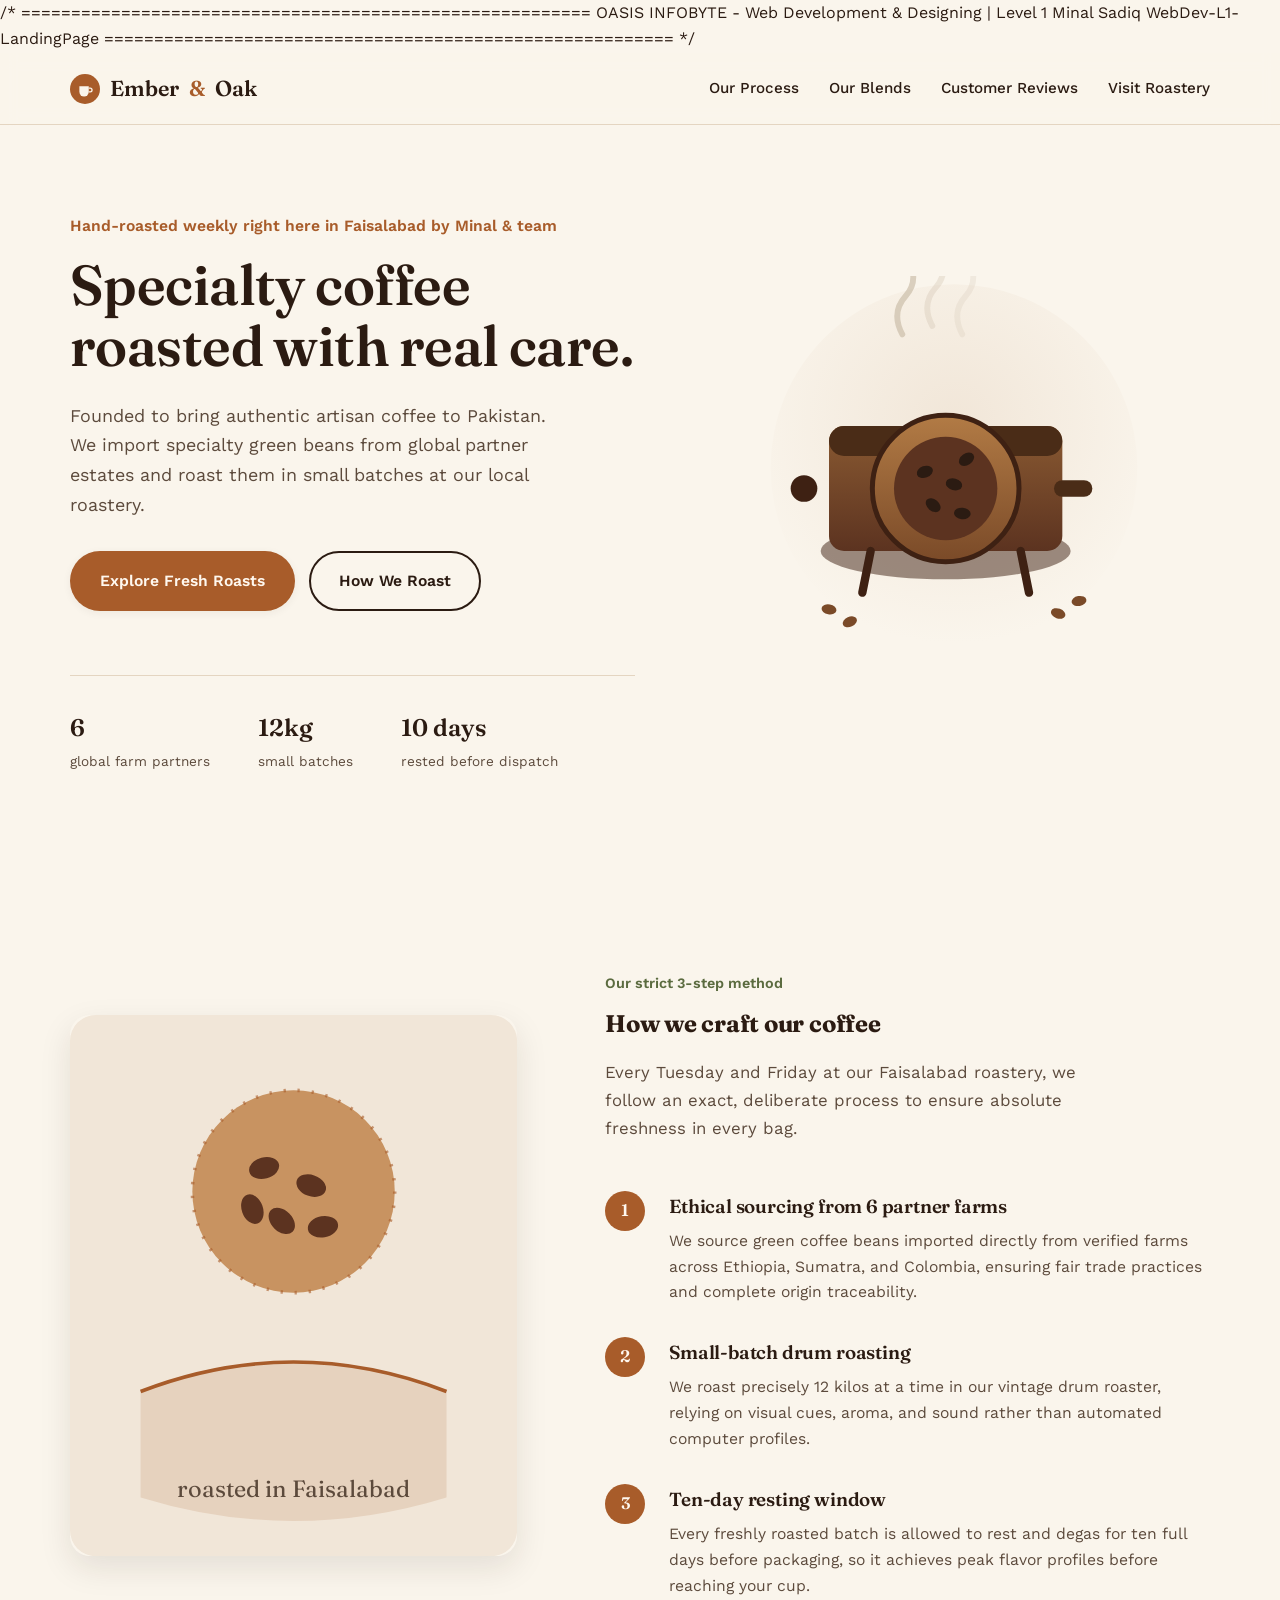
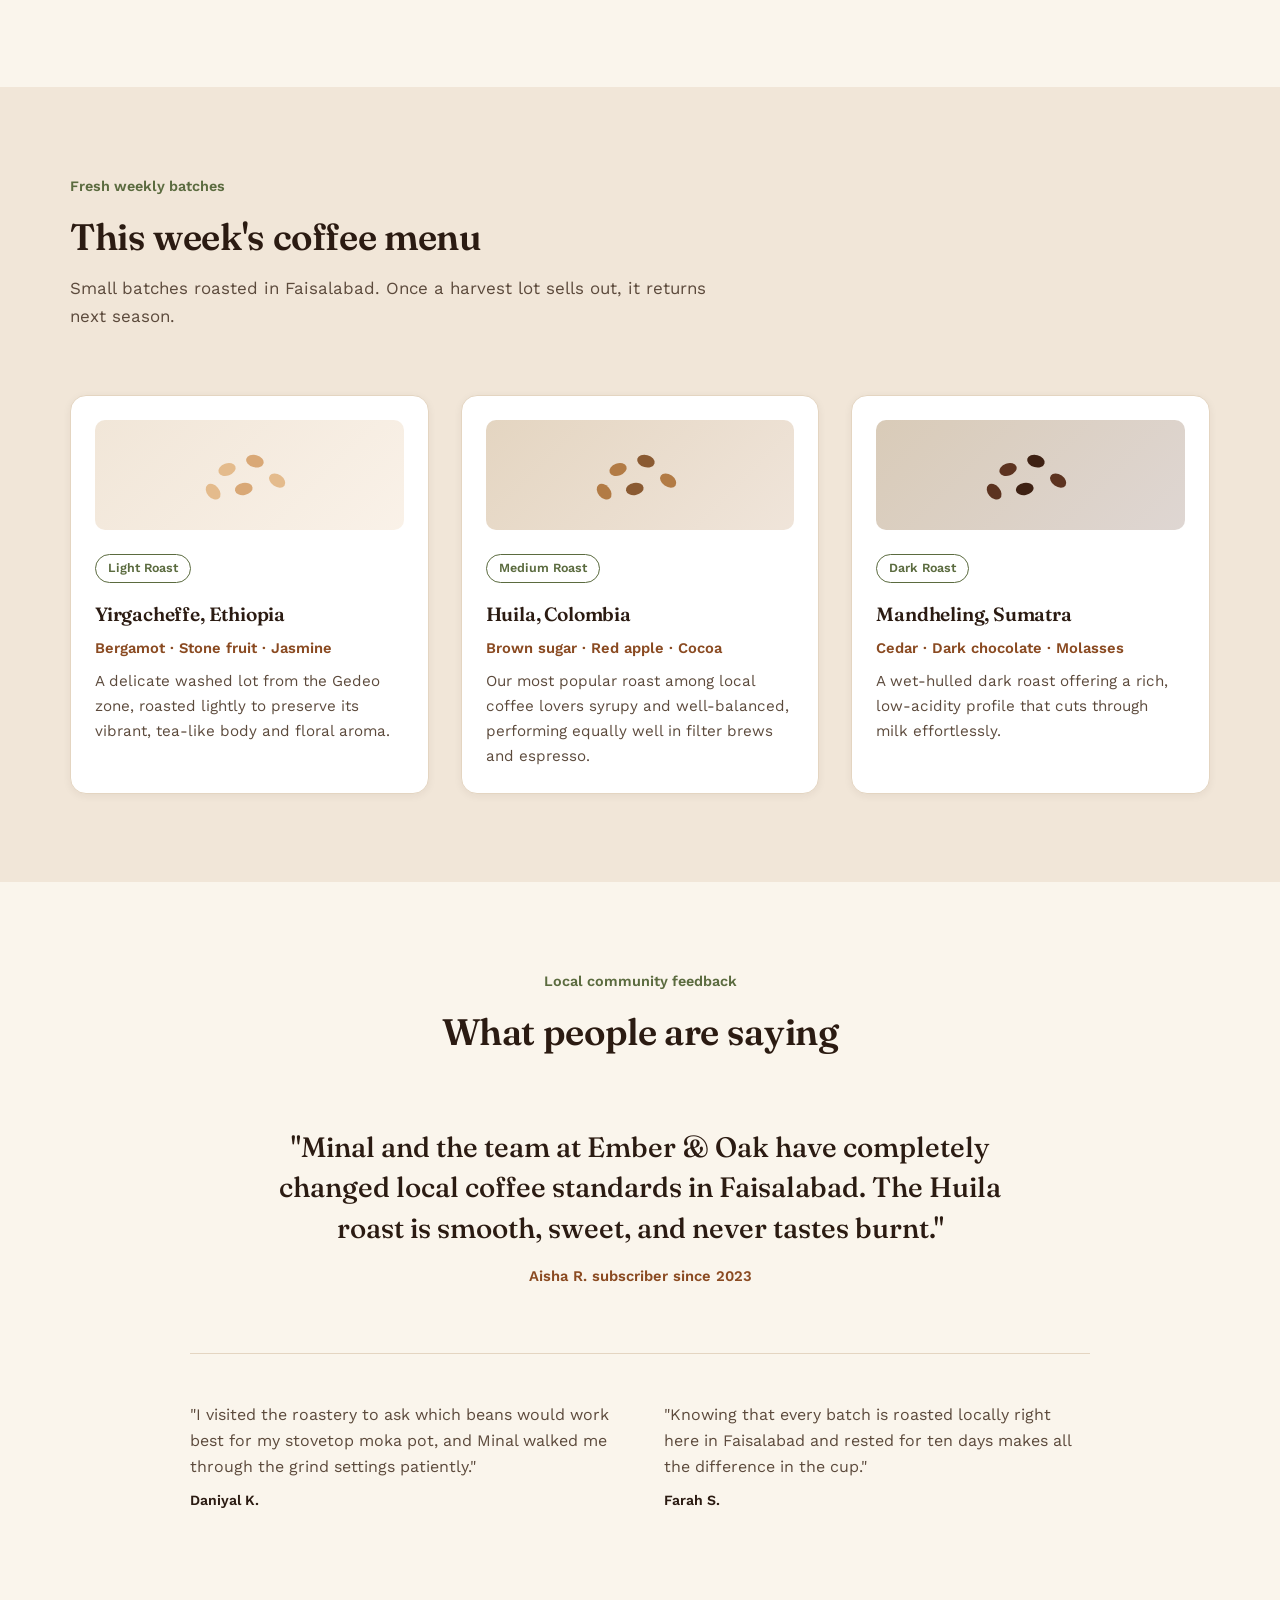
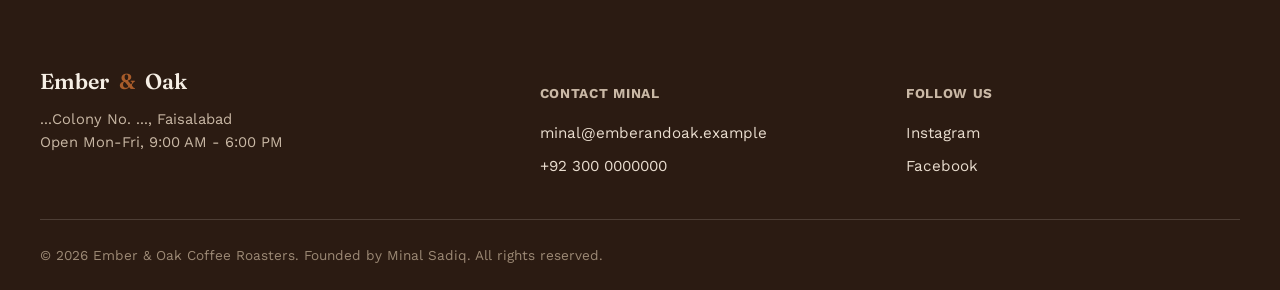
<file: WebDev-L1-LandingPage/index.html>
/* =========================================================
OASIS INFOBYTE - Web Development & Designing | Level 1
Minal Sadiq
WebDev-L1-LandingPage
========================================================= */
<!DOCTYPE html>
<html lang="en">
<head>
<meta charset="UTF-8">
<meta name="viewport" content="width=device-width, initial-scale=1.0">
<title>Ember &amp; Oak — Specialty Coffee Roasters | Faisalabad</title>
<link rel="stylesheet" href="style.css">
<link rel="preconnect" href="https://fonts.googleapis.com">
<link href="https://fonts.googleapis.com/css2?family=Fraunces:opsz,wght@9..144,400;9..144,500;9..144,600;9..144,700&family=Work+Sans:wght@400;500;600&display=swap" rel="stylesheet">
</head>
<body>

  <header class="site-header">
    <div class="header-inner">
      <a href="#top" class="wordmark">
        <svg class="wordmark-mark" viewBox="0 0 32 32" fill="none" xmlns="http://www.w3.org/2000/svg">
          <circle cx="16" cy="16" r="16" fill="#A85C2A"/>
          <path d="M10 13h10v6a5 5 0 0 1-5 5 5 5 0 0 1-5-5v-6z" fill="#FAF5EC"/>
          <path d="M20 15h1.5a2 2 0 0 1 0 4H20" stroke="#FAF5EC" stroke-width="1.4" fill="none"/>
        </svg>
        Ember <span>&amp;</span> Oak
      </a>
      <nav class="main-nav">
        <a href="#process">Our Process</a>
        <a href="#roasts">Our Blends</a>
        <a href="#reviews">Customer Reviews</a>
        <a href="#visit">Visit Roastery</a>
      </nav>
    </div>
  </header>

  <main id="top">
    <section class="hero">
      <div class="hero-inner">
        <div class="hero-copy">
          <p class="hero-kicker">Hand-roasted weekly right here in Faisalabad by Minal &amp; team</p>
          <h1>Specialty coffee<br>roasted with real care.</h1>
          <p class="hero-sub">Founded to bring authentic artisan coffee to Pakistan. We import specialty green beans from global partner estates and roast them in small batches at our local roastery.</p>
          <div class="hero-actions">
            <a href="#roasts" class="btn btn-primary">Explore Fresh Roasts</a>
            <a href="#process" class="btn btn-ghost">How We Roast</a>
          </div>
          <dl class="hero-stats">
            <div><dt>6</dt><dd>global farm partners</dd></div>
            <div><dt>12kg</dt><dd>small batches</dd></div>
            <div><dt>10 days</dt><dd>rested before dispatch</dd></div>
          </dl>
        </div>

        <div class="hero-art" aria-hidden="true">
          <svg viewBox="0 0 480 520" xmlns="http://www.w3.org/2000/svg">
            <defs>
              <radialGradient id="glow" cx="50%" cy="38%" r="60%">
                <stop offset="0%" stop-color="#F1E6D8"/>
                <stop offset="100%" stop-color="#F1E6D8" stop-opacity="0"/>
              </radialGradient>
              <linearGradient id="drum" x1="0" y1="0" x2="0" y2="1">
                <stop offset="0%" stop-color="#8A5A32"/>
                <stop offset="100%" stop-color="#5C3320"/>
              </linearGradient>
              <linearGradient id="drumFront" x1="0" y1="0" x2="0" y2="1">
                <stop offset="0%" stop-color="#B27B45"/>
                <stop offset="100%" stop-color="#7A4A28"/>
              </linearGradient>
            </defs>

            <circle cx="240" cy="230" r="220" fill="url(#glow)"/>

            <!-- steam -->
            <g stroke="#C9BBA6" stroke-width="7" stroke-linecap="round" fill="none" opacity="0.65">
              <path d="M178 70 q-14 -26 4 -46 q16 -18 4 -42"/>
              <path d="M214 60 q-14 -26 4 -46 q16 -18 4 -42" opacity="0.45"/>
              <path d="M250 70 q-14 -26 4 -46 q16 -18 4 -42" opacity="0.3"/>
            </g>

            <!-- roasting drum body -->
            <g>
              <ellipse cx="230" cy="330" rx="150" ry="34" fill="#3E2113" opacity="0.5"/>
              <rect x="90" y="180" width="280" height="150" rx="18" fill="url(#drum)"/>
              <rect x="90" y="180" width="280" height="36" rx="18" fill="#4A2C17"/>
              <circle cx="230" cy="255" r="88" fill="url(#drumFront)"/>
              <circle cx="230" cy="255" r="88" fill="none" stroke="#3E2113" stroke-width="6"/>
              <circle cx="230" cy="255" r="62" fill="#5C3320"/>

              <!-- beans tumbling inside the drum window -->
              <g fill="#2B1B12">
                <ellipse cx="205" cy="235" rx="10" ry="7" transform="rotate(-20 205 235)"/>
                <ellipse cx="240" cy="250" rx="10" ry="7" transform="rotate(15 240 250)"/>
                <ellipse cx="215" cy="275" rx="10" ry="7" transform="rotate(40 215 275)"/>
                <ellipse cx="255" cy="220" rx="10" ry="7" transform="rotate(-35 255 220)"/>
                <ellipse cx="250" cy="285" rx="10" ry="7" transform="rotate(5 250 285)"/>
              </g>

              <!-- handle / spout -->
              <rect x="360" y="245" width="46" height="20" rx="10" fill="#4A2C17"/>
              <circle cx="60" cy="255" r="16" fill="#3E2113"/>
            </g>

            <!-- legs -->
            <g stroke="#3E2113" stroke-width="10" stroke-linecap="round">
              <line x1="140" y1="330" x2="130" y2="380"/>
              <line x1="320" y1="330" x2="330" y2="380"/>
            </g>

            <!-- scattered beans on the ground -->
            <g fill="#7A4A28">
              <ellipse cx="90" cy="400" rx="9" ry="6" transform="rotate(10 90 400)"/>
              <ellipse cx="115" cy="415" rx="9" ry="6" transform="rotate(-25 115 415)"/>
              <ellipse cx="365" cy="405" rx="9" ry="6" transform="rotate(20 365 405)"/>
              <ellipse cx="390" cy="390" rx="9" ry="6" transform="rotate(-10 390 390)"/>
            </g>
          </svg>
        </div>
      </div>
    </section>

    <section class="section" id="process">
      <div class="process-layout">
        <div class="process-art" aria-hidden="true">
          <svg viewBox="0 0 380 460" xmlns="http://www.w3.org/2000/svg">
            <rect x="0" y="0" width="380" height="460" rx="22" fill="#F1E6D8"/>
            <circle cx="190" cy="150" r="86" fill="#C89361"/>
            <circle cx="190" cy="150" r="86" fill="none" stroke="#A85C2A" stroke-width="3" stroke-dasharray="2 10" opacity="0.6"/>
            <g fill="#5C3320">
              <ellipse cx="165" cy="130" rx="13" ry="9" transform="rotate(-15 165 130)"/>
              <ellipse cx="205" cy="145" rx="13" ry="9" transform="rotate(20 205 145)"/>
              <ellipse cx="180" cy="175" rx="13" ry="9" transform="rotate(45 180 175)"/>
              <ellipse cx="215" cy="180" rx="13" ry="9" transform="rotate(-10 215 180)"/>
              <ellipse cx="155" cy="165" rx="13" ry="9" transform="rotate(70 155 165)"/>
            </g>
            <path d="M60 320 q130 -50 260 0 v90 q-130 40 -260 0 z" fill="#A85C2A" opacity="0.15"/>
            <path d="M60 320 q130 -50 260 0" fill="none" stroke="#A85C2A" stroke-width="3"/>
            <text x="190" y="410" text-anchor="middle" font-family="Fraunces, serif" font-size="20" fill="#5C4A3C">roasted in Faisalabad</text>
          </svg>
        </div>
        <div class="process-copy">
          <p class="eyebrow">Our strict 3-step method</p>
          <h2>How we craft our coffee</h2>
          <p class="process-intro">Every Tuesday and Friday at our Faisalabad roastery, we follow an exact, deliberate process to ensure absolute freshness in every bag.</p>
          <ol class="process-steps">
            <li>
              <span class="step-index">1</span>
              <div>
                <h3>Ethical sourcing from 6 partner farms</h3>
                <p>We source green coffee beans imported directly from verified farms across Ethiopia, Sumatra, and Colombia, ensuring fair trade practices and complete origin traceability.</p>
              </div>
            </li>
            <li>
              <span class="step-index">2</span>
              <div>
                <h3>Small-batch drum roasting</h3>
                <p>We roast precisely 12 kilos at a time in our vintage drum roaster, relying on visual cues, aroma, and sound rather than automated computer profiles.</p>
              </div>
            </li>
            <li>
              <span class="step-index">3</span>
              <div>
                <h3>Ten-day resting window</h3>
                <p>Every freshly roasted batch is allowed to rest and degas for ten full days before packaging, so it achieves peak flavor profiles before reaching your cup.</p>
              </div>
            </li>
          </ol>
        </div>
      </div>
    </section>

    <section class="section section-muted" id="roasts">
      <div class="section-inner">
        <div class="section-head">
          <p class="eyebrow">Fresh weekly batches</p>
          <h2>This week's coffee menu</h2>
          <p>Small batches roasted in Faisalabad. Once a harvest lot sells out, it returns next season.</p>
        </div>
        <div class="roast-grid">
          <article class="roast-card">
            <div class="roast-visual roast-visual-light" aria-hidden="true">
              <svg viewBox="0 0 200 140"><ellipse cx="60" cy="60" rx="16" ry="11" fill="#E4BB8C" transform="rotate(-20 60 60)"/><ellipse cx="110" cy="45" rx="16" ry="11" fill="#D9A876" transform="rotate(15 110 45)"/><ellipse cx="150" cy="80" rx="16" ry="11" fill="#E4BB8C" transform="rotate(35 150 80)"/><ellipse cx="90" cy="95" rx="16" ry="11" fill="#D9A876" transform="rotate(-10 90 95)"/><ellipse cx="35" cy="100" rx="16" ry="11" fill="#E4BB8C" transform="rotate(50 35 100)"/></svg>
            </div>
            <span class="roast-level">Light Roast</span>
            <h3>Yirgacheffe, Ethiopia</h3>
            <p class="roast-notes">Bergamot · Stone fruit · Jasmine</p>
            <p>A delicate washed lot from the Gedeo zone, roasted lightly to preserve its vibrant, tea-like body and floral aroma.</p>
          </article>
          <article class="roast-card">
            <div class="roast-visual roast-visual-medium" aria-hidden="true">
              <svg viewBox="0 0 200 140"><ellipse cx="60" cy="60" rx="16" ry="11" fill="#B27B45" transform="rotate(-20 60 60)"/><ellipse cx="110" cy="45" rx="16" ry="11" fill="#8A5A32" transform="rotate(15 110 45)"/><ellipse cx="150" cy="80" rx="16" ry="11" fill="#B27B45" transform="rotate(35 150 80)"/><ellipse cx="90" cy="95" rx="16" ry="11" fill="#8A5A32" transform="rotate(-10 90 95)"/><ellipse cx="35" cy="100" rx="16" ry="11" fill="#B27B45" transform="rotate(50 35 100)"/></svg>
            </div>
            <span class="roast-level">Medium Roast</span>
            <h3>Huila, Colombia</h3>
            <p class="roast-notes">Brown sugar · Red apple · Cocoa</p>
            <p>Our most popular roast among local coffee lovers syrupy and well-balanced, performing equally well in filter brews and espresso.</p>
          </article>
          <article class="roast-card">
            <div class="roast-visual roast-visual-dark" aria-hidden="true">
              <svg viewBox="0 0 200 140"><ellipse cx="60" cy="60" rx="16" ry="11" fill="#5C3320" transform="rotate(-20 60 60)"/><ellipse cx="110" cy="45" rx="16" ry="11" fill="#3E2113" transform="rotate(15 110 45)"/><ellipse cx="150" cy="80" rx="16" ry="11" fill="#5C3320" transform="rotate(35 150 80)"/><ellipse cx="90" cy="95" rx="16" ry="11" fill="#3E2113" transform="rotate(-10 90 95)"/><ellipse cx="35" cy="100" rx="16" ry="11" fill="#5C3320" transform="rotate(50 35 100)"/></svg>
            </div>
            <span class="roast-level">Dark Roast</span>
            <h3>Mandheling, Sumatra</h3>
            <p class="roast-notes">Cedar · Dark chocolate · Molasses</p>
            <p>A wet-hulled dark roast offering a rich, low-acidity profile that cuts through milk effortlessly.</p>
          </article>
        </div>
      </div>
    </section>

    <section class="section" id="reviews">
      <div class="section-head section-head-center">
        <p class="eyebrow">Local community feedback</p>
        <h2>What people are saying</h2>
      </div>
      <blockquote class="featured-quote">
        <p>"Minal and the team at Ember &amp; Oak have completely changed local coffee standards in Faisalabad. The Huila roast is smooth, sweet, and never tastes burnt."</p>
        <cite>Aisha R.  subscriber since 2023</cite>
      </blockquote>
      <div class="quote-row">
        <blockquote>
          <p>"I visited the roastery to ask which beans would work best for my stovetop moka pot, and Minal walked me through the grind settings patiently."</p>
          <cite>Daniyal K.</cite>
        </blockquote>
        <blockquote>
          <p>"Knowing that every batch is roasted locally right here in Faisalabad and rested for ten days makes all the difference in the cup."</p>
          <cite>Farah S.</cite>
        </blockquote>
      </div>
    </section>
  </main>

  <footer class="site-footer" id="visit">
    <div class="footer-inner">
      <div class="footer-brand">
        <p class="wordmark footer-wordmark">Ember <span>&amp;</span> Oak</p>
        <p>...Colony No. ..., Faisalabad<br>Open Mon-Fri, 9:00 AM - 6:00 PM</p>
      </div>
      <div class="footer-col">
        <h4>Contact Minal</h4>
        <p><a href="mailto:minal@emberandoak.example">minal@emberandoak.example</a></p>
        <p><a href="tel:+923000000000">+92 300 0000000</a></p>
      </div>
      <div class="footer-col">
        <h4>Follow Us</h4>
        <p><a href="https://instagram.com" target="_blank">Instagram</a></p>
        <p><a href="https://facebook.com" target="_blank">Facebook</a></p>
      </div>
    </div>
    <p class="footer-bottom">&copy; 2026 Ember &amp; Oak Coffee Roasters. Founded by Minal Sadiq. All rights reserved.</p>
  </footer>

</body>
</html>
</file>
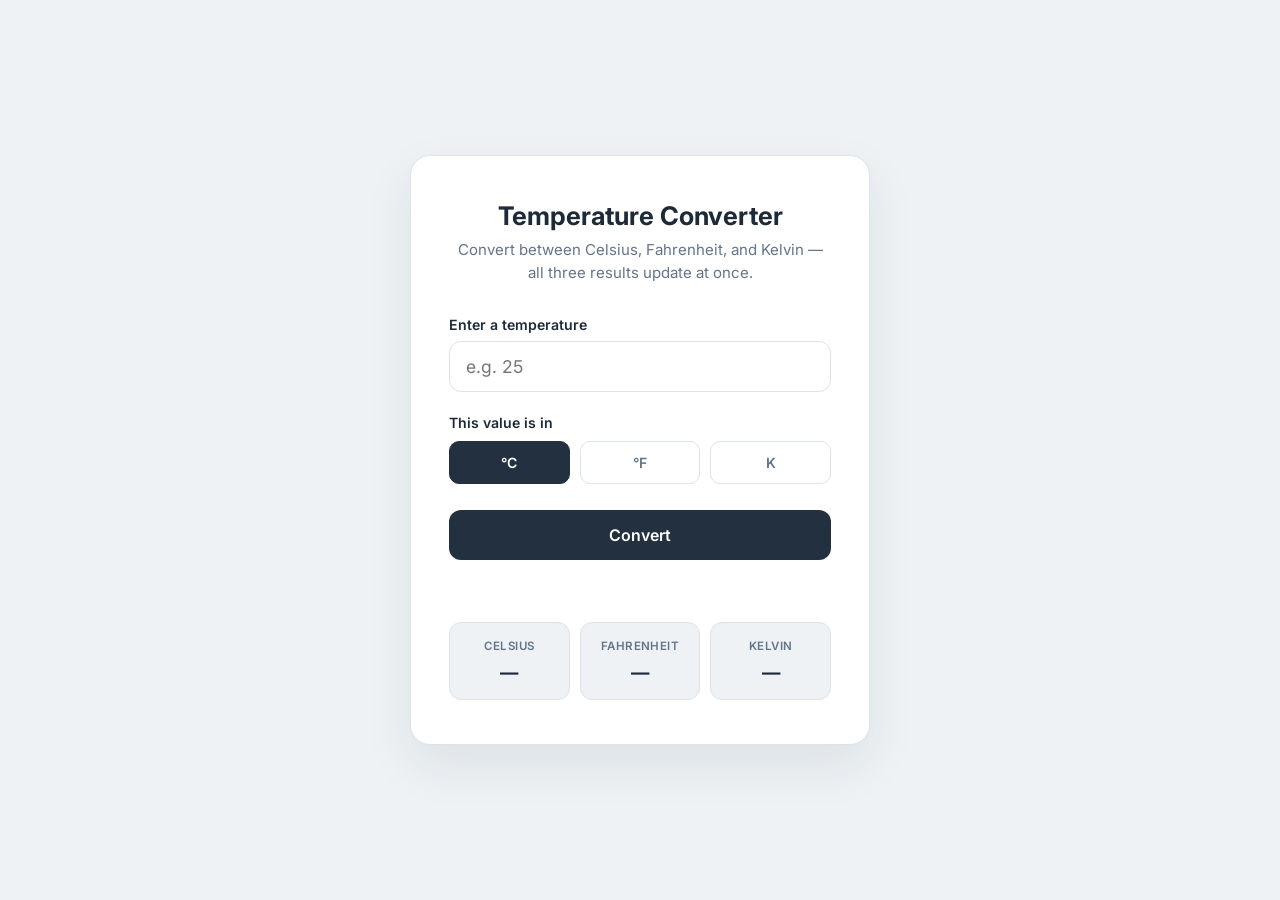
<file: WebDev-L1-TemperatureConverter/index.html>
<!DOCTYPE html>
<html lang="en">
<head>
<meta charset="UTF-8">
<meta name="viewport" content="width=device-width, initial-scale=1.0">
<title>Temperature Converter</title>
<link rel="stylesheet" href="style.css">
<link rel="preconnect" href="https://fonts.googleapis.com">
<link href="https://fonts.googleapis.com/css2?family=Inter:wght@400;500;600;700&display=swap" rel="stylesheet">
</head>
<body>

  <main class="card">
    <h1>Temperature Converter</h1>
    <p class="subtitle">Convert between Celsius, Fahrenheit, and Kelvin — all three results update at once.</p>

    <form id="converter-form" novalidate>
      <label for="temp-value">Enter a temperature</label>
      <input type="text" id="temp-value" inputmode="decimal" placeholder="e.g. 25" autocomplete="off">

      <fieldset class="unit-select">
        <legend>This value is in</legend>
        <label class="unit-option">
          <input type="radio" name="unit" value="C" checked>
          <span>°C</span>
        </label>
        <label class="unit-option">
          <input type="radio" name="unit" value="F">
          <span>°F</span>
        </label>
        <label class="unit-option">
          <input type="radio" name="unit" value="K">
          <span>K</span>
        </label>
      </fieldset>

      <button type="submit" class="convert-btn">Convert</button>
      <p id="error-message" class="error-message" role="alert" aria-live="polite"></p>
    </form>

    <section class="results" id="results" aria-live="polite">
      <div class="result-card" id="result-C">
        <span class="result-label">Celsius</span>
        <span class="result-value">—</span>
      </div>
      <div class="result-card" id="result-F">
        <span class="result-label">Fahrenheit</span>
        <span class="result-value">—</span>
      </div>
      <div class="result-card" id="result-K">
        <span class="result-label">Kelvin</span>
        <span class="result-value">—</span>
      </div>
    </section>
  </main>

  <script src="script.js"></script>
</body>
</html>
</file>
<file: WebDev-L1-LandingPage/style.css>
/* =========================================================

OASIS INFOBYTE - Web Development & Designing | Level 1
Minal Sadiq
WebDev-L1-LandingPage

========================================================= */

/* =========================================================
   Ember & Oak — Landing Page
   Palette: warm parchment base, roasted-bean ink, copper + sage accents
   Type: Fraunces (display) / Work Sans (body)
========================================================= */

:root {
  --bg: #FAF5EC;
  --bg-muted: #F1E6D8;
  --ink: #2B1B12;
  --ink-soft: #5C4A3C;
  --copper: #A85C2A;
  --copper-dark: #8A4A21;
  --sage: #5B6B3F;
  --border: #E4D5C1;

  --font-display: "Fraunces", serif;
  --font-body: "Work Sans", sans-serif;

  /* 8px spacing scale */
  --sp-1: 8px;
  --sp-2: 16px;
  --sp-3: 24px;
  --sp-4: 32px;
  --sp-5: 48px;
  --sp-6: 64px;
  --sp-7: 88px;
  --sp-8: 112px;

  --shadow-sm: 0 2px 8px rgba(43, 27, 18, 0.06);
  --shadow-md: 0 12px 32px rgba(43, 27, 18, 0.10);
  --shadow-lg: 0 24px 56px rgba(43, 27, 18, 0.14);
}

* { box-sizing: border-box; }
html { scroll-behavior: smooth; }

body {
  margin: 0;
  font-family: var(--font-body);
  color: var(--ink);
  background: var(--bg);
  line-height: 1.65;
  -webkit-font-smoothing: antialiased;
}

a { color: inherit; text-decoration: none; }

h1, h2, h3 {
  font-family: var(--font-display);
  margin: 0;
  color: var(--ink);
  letter-spacing: -0.01em;
}

p { margin: 0; }
ol, dl { margin: 0; padding: 0; }
img, svg { max-width: 100%; display: block; }

/* ---------- Header ---------- */
.site-header {
  position: sticky;
  top: 0;
  z-index: 50;
  background: rgba(250, 245, 236, 0.9);
  backdrop-filter: blur(8px);
  border-bottom: 1px solid var(--border);
}

.header-inner {
  max-width: 1220px;
  margin: 0 auto;
  padding: 18px 40px;
  display: flex;
  align-items: center;
  justify-content: space-between;
  gap: 24px;
}

.wordmark {
  display: flex;
  align-items: center;
  gap: 10px;
  font-family: var(--font-display);
  font-size: 1.35rem;
  font-weight: 600;
  color: var(--ink);
}

.wordmark-mark { width: 30px; height: 30px; flex-shrink: 0; }
.wordmark span { color: var(--copper); }

.main-nav {
  display: flex;
  align-items: center;
  gap: 30px;
  font-size: 0.95rem;
  font-weight: 500;
}

.main-nav a { position: relative; padding: 4px 0; }
.main-nav a:not(.nav-cta)::after {
  content: "";
  position: absolute;
  left: 0; right: 0; bottom: -2px;
  height: 2px;
  background: var(--copper);
  transform: scaleX(0);
  transform-origin: left;
  transition: transform 0.2s ease;
}
.main-nav a:not(.nav-cta):hover::after { transform: scaleX(1); }
.main-nav a:not(.nav-cta):hover { color: var(--copper-dark); }

.nav-cta {
  background: var(--ink);
  color: var(--bg);
  padding: 10px 20px;
  border-radius: 999px;
  font-weight: 600;
  transition: background 0.15s ease, transform 0.15s ease;
}
.nav-cta:hover { background: var(--copper-dark); transform: translateY(-1px); }

/* ---------- Hero ---------- */
.hero { max-width: 1220px; margin: 0 auto; padding: var(--sp-7) 40px var(--sp-8); }

.hero-inner {
  display: grid;
  grid-template-columns: 1.05fr 0.95fr;
  gap: var(--sp-6);
  align-items: center;
}

.hero-kicker {
  color: var(--copper);
  font-weight: 600;
  font-size: 0.98rem;
  margin-bottom: var(--sp-2);
}

.hero h1 {
  font-size: clamp(2.6rem, 4.4vw, 3.8rem);
  font-weight: 600;
  line-height: 1.08;
  margin-bottom: var(--sp-3);
}

.hero-sub {
  max-width: 46ch;
  font-size: 1.12rem;
  color: var(--ink-soft);
  margin-bottom: var(--sp-4);
}

.hero-actions { display: flex; flex-wrap: wrap; gap: 14px; margin-bottom: var(--sp-6); }

.btn {
  display: inline-block;
  padding: 15px 28px;
  border-radius: 999px;
  font-weight: 600;
  font-size: 0.98rem;
  border: 2px solid transparent;
  transition: all 0.18s ease;
}

.btn-primary { background: var(--copper); color: #FFF8EF; box-shadow: var(--shadow-sm); }
.btn-primary:hover { background: var(--copper-dark); transform: translateY(-2px); box-shadow: var(--shadow-md); }

.btn-ghost { border-color: var(--ink); color: var(--ink); }
.btn-ghost:hover { background: var(--ink); color: var(--bg); transform: translateY(-2px); }

.hero-stats {
  display: flex;
  gap: var(--sp-5);
  padding-top: var(--sp-4);
  border-top: 1px solid var(--border);
}

.hero-stats dt {
  font-family: var(--font-display);
  font-size: 1.5rem;
  font-weight: 600;
  color: var(--ink);
}

.hero-stats dd {
  margin: 2px 0 0;
  font-size: 0.85rem;
  color: var(--ink-soft);
}

.hero-art { justify-self: center; width: 100%; max-width: 400px; }

/* ---------- Sections (shared) ---------- */
.section { max-width: 1220px; margin: 0 auto; padding: var(--sp-7) 40px; }
.section-inner { max-width: 1220px; margin: 0 auto; }

.section-muted { background: var(--bg-muted); max-width: none; padding-left: 0; padding-right: 0; }
.section-muted .section-inner { padding: 0 40px; }

.eyebrow {
  color: var(--sage);
  font-weight: 600;
  font-size: 0.9rem;
  margin-bottom: var(--sp-1);
}

.section-head { max-width: 640px; margin-bottom: var(--sp-6); }
.section-head-center { max-width: 640px; margin-left: auto; margin-right: auto; text-align: center; }

.section-head h2 { font-size: clamp(1.8rem, 3vw, 2.3rem); font-weight: 600; margin-bottom: var(--sp-1); }
.section-head p:not(.eyebrow) { color: var(--ink-soft); font-size: 1.06rem; }

/* ---------- Process (asymmetric layout) ---------- */
.process-layout {
  display: grid;
  grid-template-columns: 0.85fr 1.15fr;
  gap: var(--sp-7);
  align-items: center;
}

.process-art { border-radius: 20px; overflow: hidden; box-shadow: var(--shadow-md); }

.process-intro { color: var(--ink-soft); font-size: 1.05rem; margin: var(--sp-2) 0 var(--sp-5); max-width: 48ch; }

.process-steps { list-style: none; display: flex; flex-direction: column; gap: var(--sp-4); }

.process-steps li { display: flex; gap: var(--sp-3); align-items: flex-start; }

.step-index {
  flex-shrink: 0;
  width: 40px;
  height: 40px;
  border-radius: 50%;
  background: var(--copper);
  color: #FFF8EF;
  font-family: var(--font-display);
  font-weight: 600;
  display: flex;
  align-items: center;
  justify-content: center;
  font-size: 1.05rem;
}

.process-steps h3 { font-size: 1.18rem; font-weight: 600; margin-bottom: 6px; }
.process-steps p { color: var(--ink-soft); font-size: 0.98rem; }

/* ---------- Roasts ---------- */
.roast-grid { display: grid; grid-template-columns: repeat(3, 1fr); gap: var(--sp-4); }

.roast-card {
  background: #fff;
  border-radius: 16px;
  padding: var(--sp-3);
  border: 1px solid var(--border);
  box-shadow: var(--shadow-sm);
  transition: transform 0.2s ease, box-shadow 0.2s ease;
}
.roast-card:hover { transform: translateY(-4px); box-shadow: var(--shadow-md); }

.roast-visual {
  height: 110px;
  border-radius: 10px;
  margin-bottom: var(--sp-3);
  display: flex;
  align-items: center;
  justify-content: center;
  padding: var(--sp-2);
}
.roast-visual-light { background: linear-gradient(135deg, #F1E6D8, #E4BB8C33); }
.roast-visual-medium { background: linear-gradient(135deg, #E4D5C1, #B27B4533); }
.roast-visual-dark { background: linear-gradient(135deg, #D9CBB8, #5C332033); }
.roast-visual svg { width: 100%; height: 100%; }

.roast-level {
  display: inline-block;
  font-size: 0.78rem;
  font-weight: 600;
  color: var(--sage);
  border: 1px solid var(--sage);
  border-radius: 999px;
  padding: 3px 12px;
  margin-bottom: var(--sp-2);
}

.roast-card h3 { font-size: 1.2rem; font-weight: 600; margin-bottom: 6px; }
.roast-notes { color: var(--copper-dark); font-weight: 600; font-size: 0.92rem; margin-bottom: var(--sp-1); }
.roast-card p:last-child { color: var(--ink-soft); font-size: 0.95rem; }

/* ---------- Reviews (editorial, not cards) ---------- */
.featured-quote {
  max-width: 780px;
  margin: 0 auto var(--sp-6);
  text-align: center;
  padding: 0 var(--sp-3);
}
.featured-quote p {
  font-family: var(--font-display);
  font-size: clamp(1.35rem, 2.6vw, 1.75rem);
  font-weight: 500;
  color: var(--ink);
  line-height: 1.45;
  margin-bottom: var(--sp-2);
}
.featured-quote cite {
  font-style: normal;
  font-weight: 600;
  font-size: 0.92rem;
  color: var(--copper-dark);
}

.quote-row {
  max-width: 900px;
  margin: 0 auto;
  display: grid;
  grid-template-columns: 1fr 1fr;
  gap: var(--sp-5);
  padding-top: var(--sp-5);
  border-top: 1px solid var(--border);
}

.quote-row blockquote { margin: 0; }
.quote-row p { font-size: 1rem; color: var(--ink-soft); margin-bottom: var(--sp-1); }
.quote-row cite { font-style: normal; font-weight: 600; font-size: 0.88rem; color: var(--ink); }

/* ---------- Footer ---------- */
.site-footer { background: var(--ink); color: #E9DDCF; padding: var(--sp-6) 40px var(--sp-3); }

.footer-inner {
  max-width: 1220px;
  margin: 0 auto;
  display: grid;
  grid-template-columns: 1.4fr 1fr 1fr;
  gap: var(--sp-4);
  padding-bottom: var(--sp-4);
  border-bottom: 1px solid rgba(233, 221, 207, 0.18);
}

.footer-wordmark { color: #F6EFE5; margin-bottom: var(--sp-1); }
.footer-wordmark span { color: var(--copper); }
.footer-brand p:last-child { color: #C9B8A5; font-size: 0.92rem; line-height: 1.6; }

.footer-col h4 {
  font-family: var(--font-body);
  font-size: 0.85rem;
  text-transform: uppercase;
  letter-spacing: 0.05em;
  color: #C9B8A5;
  margin-bottom: var(--sp-2);
}

.footer-col p { margin-bottom: var(--sp-1); font-size: 0.95rem; }
.footer-col a:hover { color: var(--copper); }

.footer-bottom { max-width: 1220px; margin: var(--sp-3) auto 0; font-size: 0.85rem; color: #9C8975; }

/* ---------- Responsive ---------- */
@media (max-width: 960px) {
  .hero-inner { grid-template-columns: 1fr; }
  .hero-art { max-width: 280px; order: -1; }
  .process-layout { grid-template-columns: 1fr; }
  .process-art { max-width: 340px; margin: 0 auto; }
  .roast-grid { grid-template-columns: 1fr; }
  .quote-row { grid-template-columns: 1fr; gap: var(--sp-4); }
  .footer-inner { grid-template-columns: 1fr; }
}

@media (max-width: 640px) {
  .header-inner { flex-wrap: wrap; padding: 14px 24px; row-gap: 10px; }
  .main-nav { width: 100%; justify-content: center; gap: 18px; font-size: 0.85rem; }
  .hero, .section { padding-left: 24px; padding-right: 24px; }
  .section-muted .section-inner { padding: 0 24px; }
  .hero-stats { gap: var(--sp-3); flex-wrap: wrap; }
  .nav-cta { padding: 8px 14px; }
}
</file>
<file: WebDev-L1-TemperatureConverter/style.css>
/* =========================================================
   Temperature Converter
   Palette: cool neutral base, blue (cold) / warm red (hot) accents
   Type: Inter throughout (utility tool, not a brand story)
========================================================= */

:root {
  --bg: #EEF2F5;
  --card-bg: #FFFFFF;
  --ink: #1E2A38;
  --ink-muted: #64748B;
  --border: #DCE3EA;
  --cold: #3E7CB1;
  --hot: #D1495B;
  --action: #22303F;
  --action-hover: #14202C;
  --error: #C0392B;
  --error-bg: #FCEBEA;
}

* { box-sizing: border-box; }

body {
  margin: 0;
  min-height: 100vh;
  display: flex;
  align-items: center;
  justify-content: center;
  padding: 32px 20px;
  background: var(--bg);
  font-family: "Inter", sans-serif;
  color: var(--ink);
}

.card {
  width: 100%;
  max-width: 460px;
  background: var(--card-bg);
  border-radius: 20px;
  padding: 44px 38px;
  box-shadow: 0 20px 50px rgba(30, 42, 56, 0.08);
  border: 1px solid var(--border);
}

h1 {
  margin: 0 0 8px;
  font-size: 1.6rem;
  font-weight: 700;
  text-align: center;
}

.subtitle {
  margin: 0 0 32px;
  text-align: center;
  color: var(--ink-muted);
  font-size: 0.94rem;
  line-height: 1.5;
}

label {
  display: block;
  font-size: 0.88rem;
  font-weight: 600;
  margin-bottom: 8px;
  color: var(--ink);
}

#temp-value {
  width: 100%;
  padding: 14px 16px;
  font-size: 1.1rem;
  font-family: inherit;
  border: 1.5px solid var(--border);
  border-radius: 12px;
  margin-bottom: 22px;
  transition: border-color 0.15s ease;
}

#temp-value:focus {
  outline: none;
  border-color: var(--cold);
}

.unit-select {
  border: none;
  padding: 0;
  margin: 0 0 26px;
  display: flex;
  gap: 10px;
}

.unit-select legend {
  font-size: 0.88rem;
  font-weight: 600;
  margin-bottom: 10px;
  padding: 0;
}

.unit-option {
  flex: 1;
  position: relative;
  margin: 0;
}

.unit-option input {
  position: absolute;
  opacity: 0;
  inset: 0;
  cursor: pointer;
}

.unit-option span {
  display: block;
  text-align: center;
  padding: 12px 0;
  border: 1.5px solid var(--border);
  border-radius: 10px;
  font-weight: 600;
  color: var(--ink-muted);
  transition: all 0.15s ease;
}

.unit-option input:checked + span {
  border-color: var(--action);
  background: var(--action);
  color: #fff;
}

.unit-option input:focus-visible + span {
  outline: 2px solid var(--cold);
  outline-offset: 2px;
}

.convert-btn {
  width: 100%;
  padding: 15px;
  font-family: inherit;
  font-size: 1rem;
  font-weight: 600;
  color: #fff;
  background: var(--action);
  border: none;
  border-radius: 12px;
  cursor: pointer;
  transition: background 0.15s ease;
}

.convert-btn:hover { background: var(--action-hover); }

.error-message {
  min-height: 20px;
  margin: 14px 0 0;
  padding: 0;
  font-size: 0.88rem;
  font-weight: 500;
  color: var(--error);
  text-align: center;
}

.error-message:not(:empty) {
  padding: 10px 14px;
  background: var(--error-bg);
  border-radius: 10px;
}

.results {
  margin-top: 28px;
  display: grid;
  grid-template-columns: repeat(3, 1fr);
  gap: 10px;
}

.result-card {
  background: var(--bg);
  border: 1px solid var(--border);
  border-radius: 12px;
  padding: 16px 8px;
  text-align: center;
}

.result-label {
  display: block;
  font-size: 0.72rem;
  text-transform: uppercase;
  letter-spacing: 0.04em;
  color: var(--ink-muted);
  font-weight: 600;
  margin-bottom: 8px;
}

.result-value {
  display: block;
  font-size: 1.15rem;
  font-weight: 700;
  color: var(--ink);
  word-break: break-word;
}

.result-card.active .result-value { color: var(--hot); }
.result-card.source .result-value { color: var(--cold); }

@media (max-width: 420px) {
  .card { padding: 32px 22px; }
  .results { grid-template-columns: 1fr; }
}
</file>
